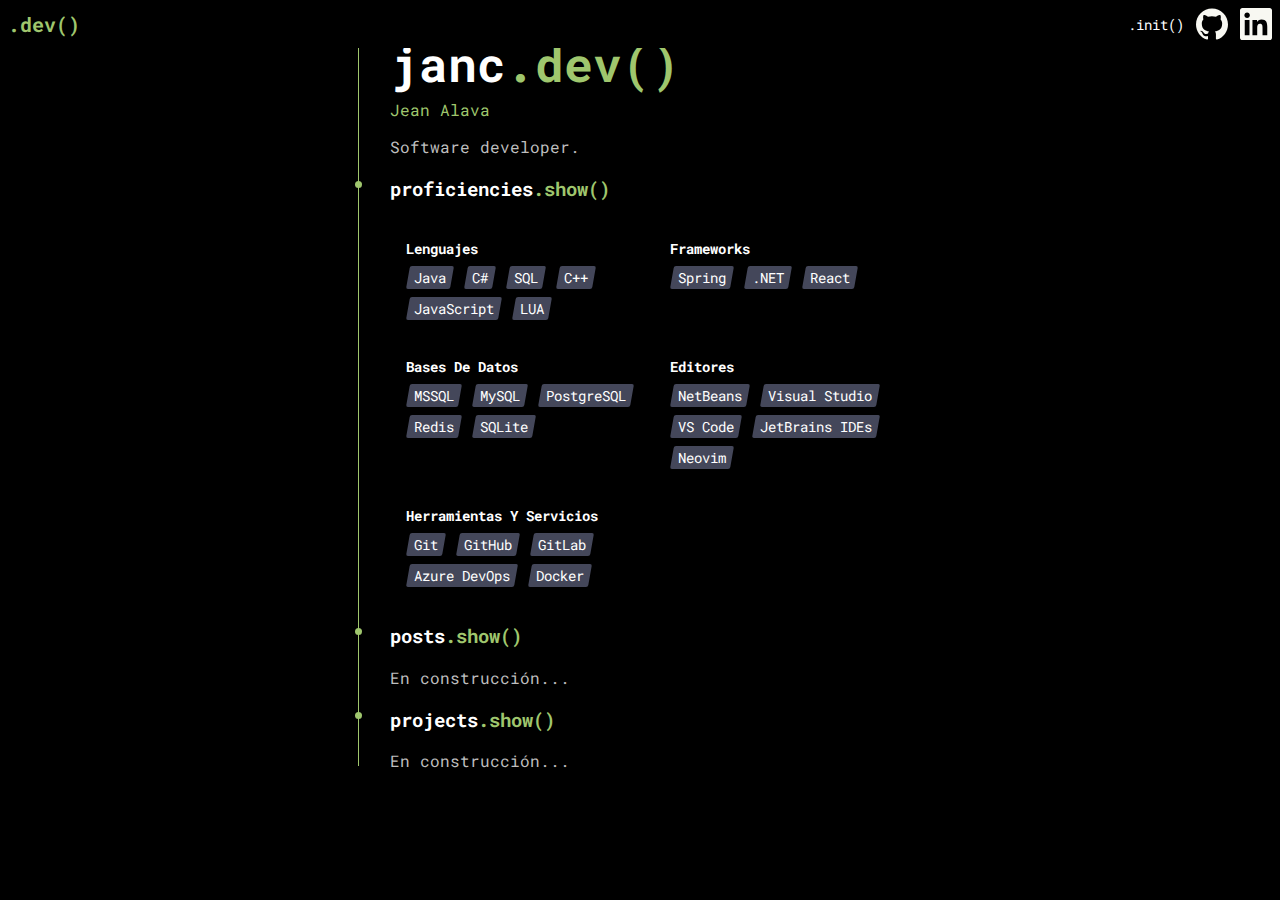
<file: index.html>
<!DOCTYPE html>
<html lang="en">
<head>
    <meta charset="UTF-8">
    <meta name="viewport" content="width=device-width, minimum-scale=1.0">
    <title>janc.dev</title>
    <link rel="stylesheet" type="text/css" href="resources/css/main.css">
    <link rel="stylesheet" type="text/css" href="resources/css/cards.css">
</head>
<body>
    <header class="navigator">
        <div class="navigator__brand funtion-color">
            .dev()
        </div>
        <nav class="navigator__group">
            <ul class="navigator__elements">
                <li class="navigator__element">
                    <a href="/" class="navigator__link">.init()</a>
                </li>
                <li class="navigator__element">
                    <a href="https://github.com/ACJean" target="_blank" class="navigator__link">
                        <img src="resources/images/github_icon.svg" alt="github" width="32" height="32">
                    </a>
                </li>
                <li class="navigator__element">
                    <a href="https://www.linkedin.com/in/jean-alava-89313426b/" target="_blank" class="navigator__link">
                        <img src="resources/images/linkedin_icon.svg" alt="linkedin" width="32" height="32">
                    </a>
                </li>
            </ul>
        </nav>
    </header>
    <main class="content">
        <section>
            <ul class="milestones">
                <li class="milestones__element">
                    <article>
                        <h1 class="title">janc<span class="funtion-color">.dev()</span></h1>
                        <h4 class="subtitle">Jean Alava</h4>
                        <p class="description">Software developer.</p>
                    </article>
                </li>
                <li class="milestones__element">
                    <article>
                        <h3>proficiencies<span class="funtion-color">.show()</span></h3>
                        <div class="card-knowledge-group">
                            <div class="card-knowledge-group__content">
                                <div class="card-knowledge">
                                    <div class="card-knowledge__header">
                                        <h4 class="title">Lenguajes</h4>
                                    </div>
                                    <div class="card-knowledge__body">
                                        <span class="bagde bagde--granular">
                                            <p>Java</p>
                                        </span>
                                        <span class="bagde bagde--granular">
                                            <p>C#</p>
                                        </span>
                                        <span class="bagde bagde--granular">
                                            <p>SQL</p>
                                        </span>
                                        <span class="bagde bagde--granular">
                                            <p>C++</p>
                                        </span>
                                        <span class="bagde bagde--granular">
                                            <p>JavaScript</p>
                                        </span>
                                        <span class="bagde bagde--granular">
                                            <p>LUA</p>
                                        </span>
                                    </div>
                                </div>
                                <div class="card-knowledge">
                                    <div class="card-knowledge__header">
                                        <h4 class="title">Frameworks</h4>
                                    </div>
                                    <div class="card-knowledge__body">
                                        <span class="bagde bagde--granular">
                                            <p>Spring</p>
                                        </span>
                                        <span class="bagde bagde--granular">
                                            <p>.NET</p>
                                        </span>
                                        <span class="bagde bagde--granular">
                                            <p>React</p>
                                        </span>
                                    </div>
                                </div>
                                <div class="card-knowledge">
                                    <div class="card-knowledge__header">
                                        <h4 class="title">Bases de Datos</h4>
                                    </div>
                                    <div class="card-knowledge__body">
                                        <span class="bagde bagde--granular">
                                            <p>MSSQL</p>
                                        </span>
                                        <span class="bagde bagde--granular">
                                            <p>MySQL</p>
                                        </span>
                                        <span class="bagde bagde--granular">
                                            <p>PostgreSQL</p>
                                        </span>
                                        <span class="bagde bagde--granular">
                                            <p>Redis</p>
                                        </span>
                                        <span class="bagde bagde--granular">
                                            <p>SQLite</p>
                                        </span>
                                    </div>
                                </div>
                                <div class="card-knowledge">
                                    <div class="card-knowledge__header">
                                        <h4 class="title">Editores</h4>
                                    </div>
                                    <div class="card-knowledge__body">
                                        <span class="bagde bagde--granular">
                                            <p>NetBeans</p>
                                        </span>
                                        <span class="bagde bagde--granular">
                                            <p>Visual Studio</p>
                                        </span>
                                        <span class="bagde bagde--granular">
                                            <p>VS Code</p>
                                        </span>
                                        <span class="bagde bagde--granular">
                                            <p>JetBrains IDEs</p>
                                        </span>
                                        <span class="bagde bagde--granular">
                                            <p>Neovim</p>
                                        </span>
                                    </div>
                                </div>
                                <div class="card-knowledge">
                                    <div class="card-knowledge__header">
                                        <h4 class="title">Herramientas y Servicios</h4>
                                    </div>
                                    <div class="card-knowledge__body">
                                        <span class="bagde bagde--granular">
                                            <p>Git</p>
                                        </span>
                                        <span class="bagde bagde--granular">
                                            <p>GitHub</p>
                                        </span>
                                        <span class="bagde bagde--granular">
                                            <p>GitLab</p>
                                        </span>
                                        <span class="bagde bagde--granular">
                                            <p>Azure DevOps</p>
                                        </span>
                                        <span class="bagde bagde--granular">
                                            <p>Docker</p>
                                        </span>
                                    </div>
                                </div>
                            </div>
                        </div>
                    </article>
                </li>
                <li class="milestones__element">
                    <article>
                        <h3>posts<span class="funtion-color">.show()</span></h3>
                        <p class="description">En construcción...</p>
                    </article>
                </li>
                <li class="milestones__element">
                    <article>
                        <h3>projects<span class="funtion-color">.show()</span></h3>
                        <p class="description">En construcción...</p>
                    </article>
                </li>
              </ul>
        </section>
    </main>
</body>
</html>
</file>
<file: resources/css/main.css>
@import url('https://fonts.googleapis.com/css2?family=Press+Start+2P&family=Roboto+Mono:ital,wght@0,100..700;1,100..700&family=Ubuntu+Mono:ital,wght@0,400;0,700;1,400;1,700&display=swap');

body {
    margin: 0;
    padding: 0;
    font-family: "Roboto Mono", monospace;
    background-color: #000;
    color: #fff;
}

.navigator {
    width: calc(100% - 8px);
    background-color: #000;
    position: fixed;
    z-index: 10;
    font-size: 14px;
    padding: 8px;
    display: flex;
    flex-direction: row;
    justify-content: space-between;
    align-items: center;
}

.navigator__brand {
    font-weight: bold;
    font-size: 20px;
}

.navigator__elements {
    margin: 0 8px;
    padding: 0;
    list-style: none;
    display: flex;
    flex-direction: row;
    align-items: center;
    gap: 12px;
}

.navigator__element {
    display: flex;
    justify-content: center;
    align-items: center;
}

.navigator__link {
    width: 100%;
    height: 100%;
    display: flex;
    justify-content: center;
    align-items: center;
    text-decoration: none;
    color: #fff;
}

.navigator__link:hover {
    color: #9fc66d;
}

.content {
    height: 100%;
    padding: 0 8vw;
    display: flex;
    justify-content: center;
}

.milestones {
    list-style: none;
    margin: 0;
    padding: 0;
    position: relative;
}

.milestones:before {
    content: "";
    display: inline-block;
    width: 1px;
    background: #9fc66d;
    position: absolute;
    left: 3px;
    top: 5px;
    height: calc(100% - 10px);
}
.milestones__element {
    position: relative;
    padding-left: 35px;
    margin-bottom: 15px;
}
.milestones__element:before {
    content: "";
    display: inline-block;
    width: 7px;
    height: 7px;
    background: #9fc66d;
    position: absolute;
    left: 0;
    top: 5px;
    border-radius: 10px;
}

.title {
    font-size: 3rem;
    margin-bottom: 0;
}

.subtitle {
    font-weight: normal;
    margin-top: 4px;
    margin-bottom: 16px;
    color: #9fc66d;
}

.description {
    margin: 4px 0;
    color: #bebebe;
}

.funtion-color {
    color: #9fc66d;
}
</file>
<file: resources/css/cards.css>
.card-knowledge {
    width: 100%;
    height: 100%;
    display: grid;
    grid-template-rows: 2rem auto;
    border-radius: 5px;
    overflow: hidden;
}

.card-knowledge--granular {
    border: none;
    background-image: url(../images/granular.png);
    background-color: #3a3424;
    color: #fff;
}

.card-knowledge__header, .card-knowledge__body, .card-knowledge__footer {
    padding: 8px;
}

.card-knowledge__header {
    display: flex;
    flex-direction: row;
    align-items: center;
}

.card-knowledge__header > * {
    font-size: 14px;
    text-transform: capitalize;
}

.card--granular .card-knowledge__header {
    border-bottom: none;
}

.card-knowledge__body {
    
}

.card-knowledge__footer {
    display: flex;
    align-items: center;
    border-top: 1px solid #19191c;
}

.card-knowledge--granular .card-knowledge__footer {
    border-top: none;
}

.card-knowledge--granular .card-knowledge__body {
    background-color: #19191c;
}

.card-knowledge-group {
    margin: 4px;
    padding: 4px;
}

.card-knowledge-group__title {
    padding: 8px 0 16px 0;
    margin-bottom: 8px;
    border-bottom: 1px solid #19191c;
}

.card-knowledge-group__content {
    display: grid;
    gap: .5rem;
    grid-auto-rows: auto;
    grid-template-columns: repeat(auto-fill, minmax(15rem, 1fr));
}

.bagde {
    display: inline-block;
    margin: 2px;
    padding: 2px 6px;
    position: relative;
    background-color: #fff;
    color: #000;
    overflow: hidden;
    font-size: 14px;
    border-radius: 2px;
}

.bagde--granular {
    background-color: rgb(68,71,90);
    color: #fff;
    transform:skewX(-10deg);
}

.bagde--granular p {
    margin: 0;
    padding: 0;
    transform:skewX(10deg);
    -webkit-transform: skewX(10deg);
    -moz-transform: skewX(10deg);
    -ms-transform: skewX(10deg);
    -o-transform: skewX(10deg);
}
</file>
